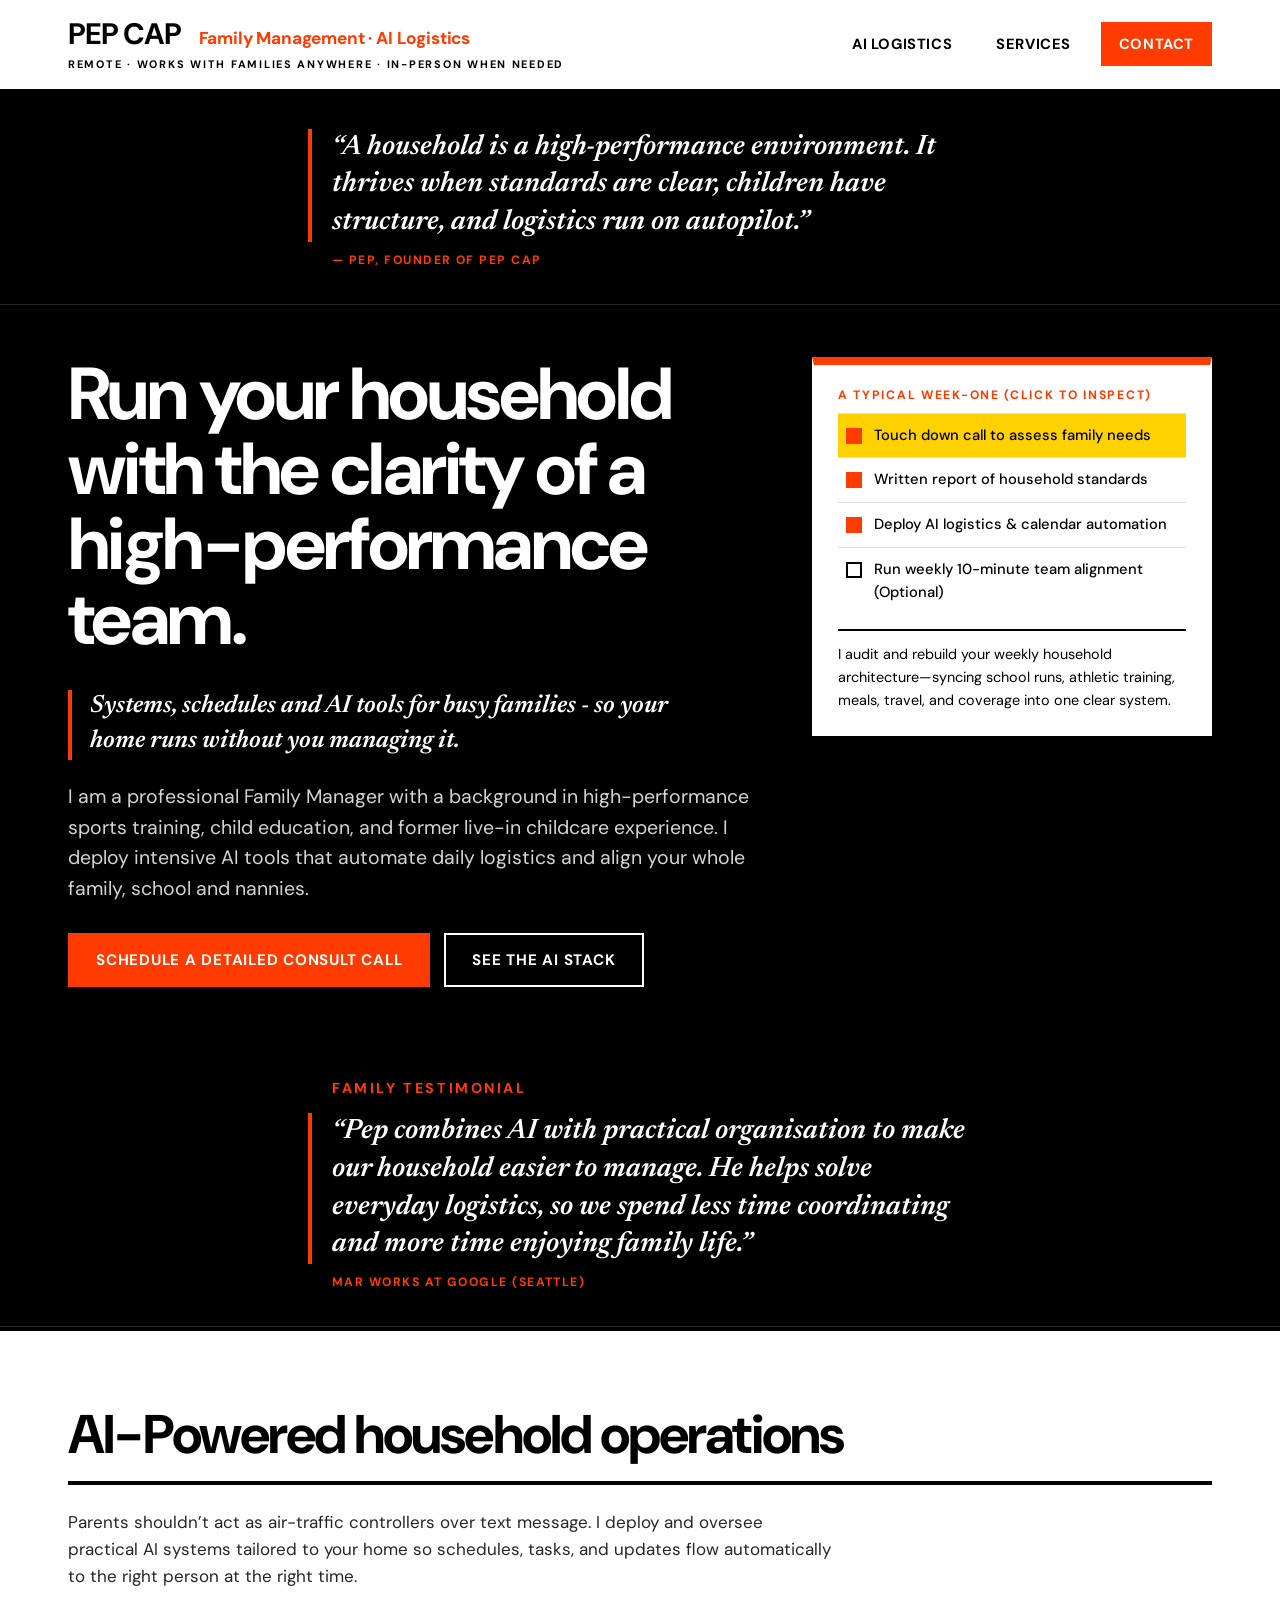
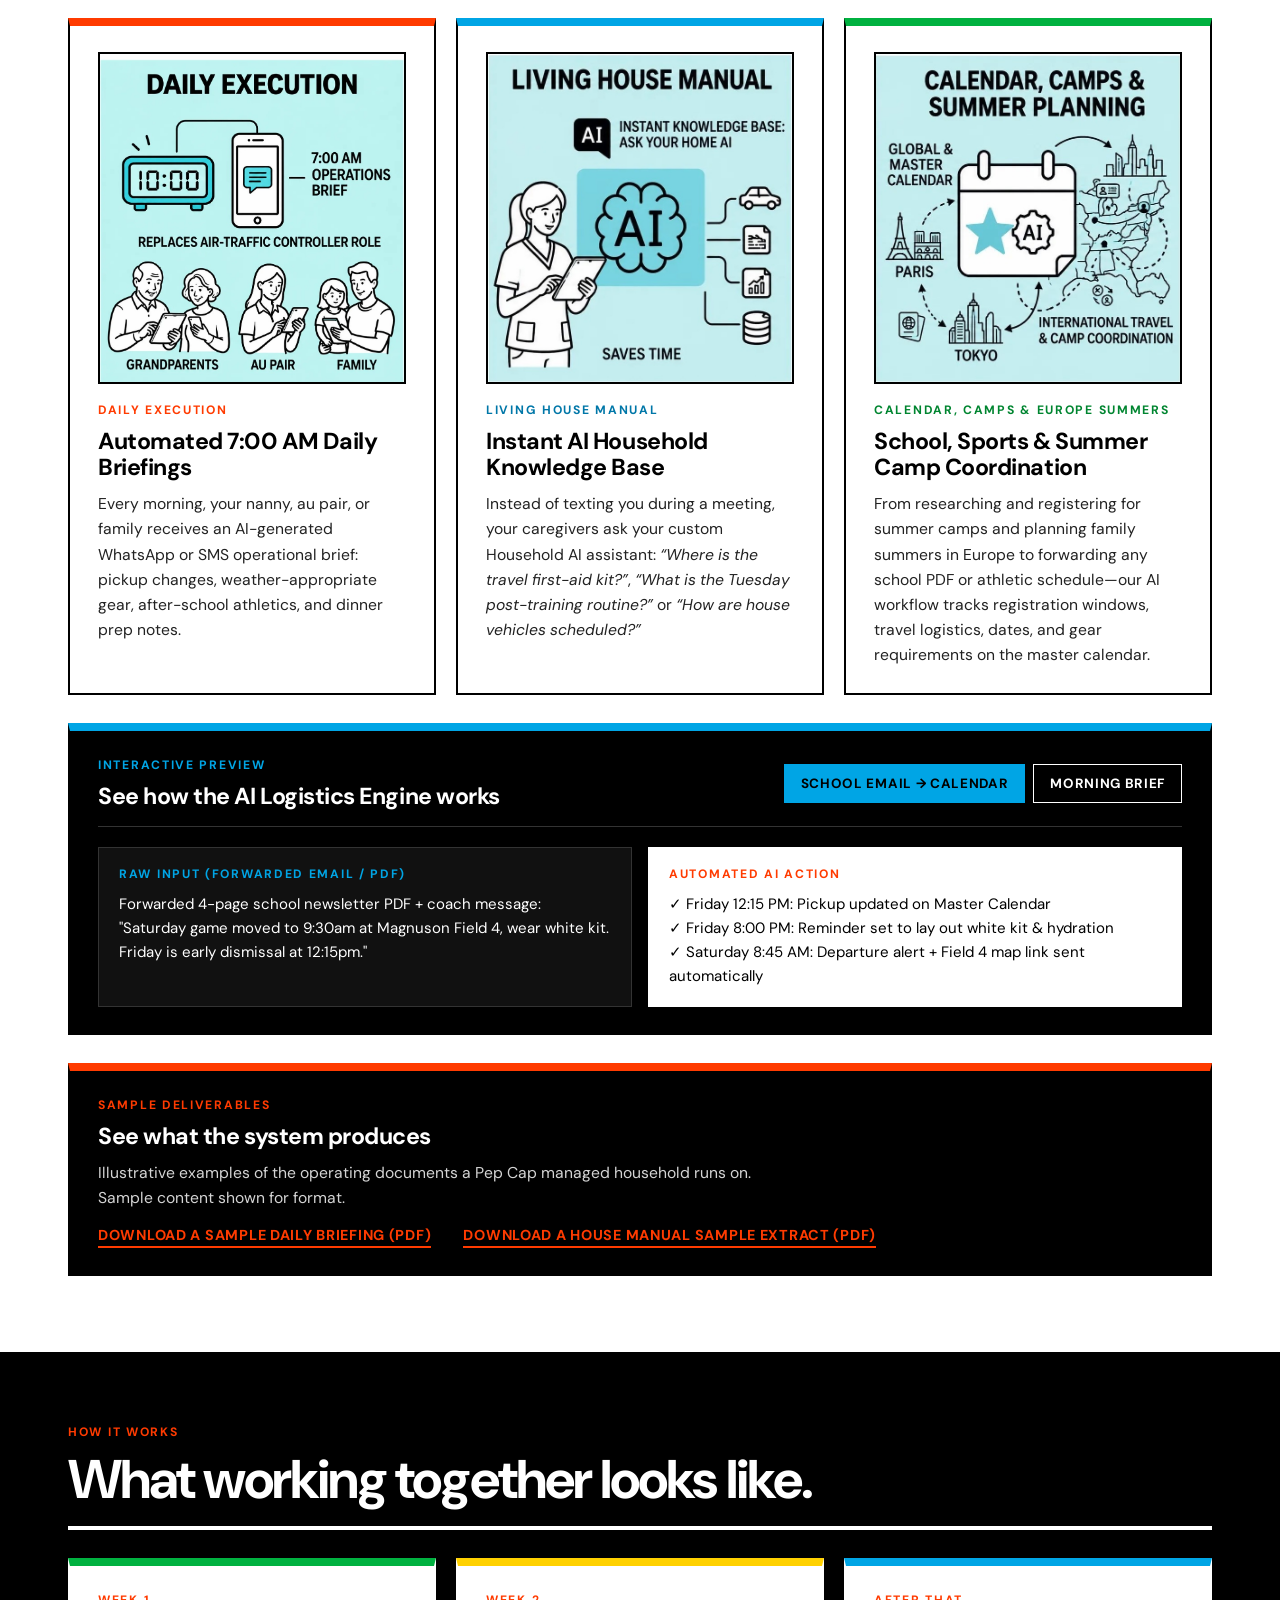
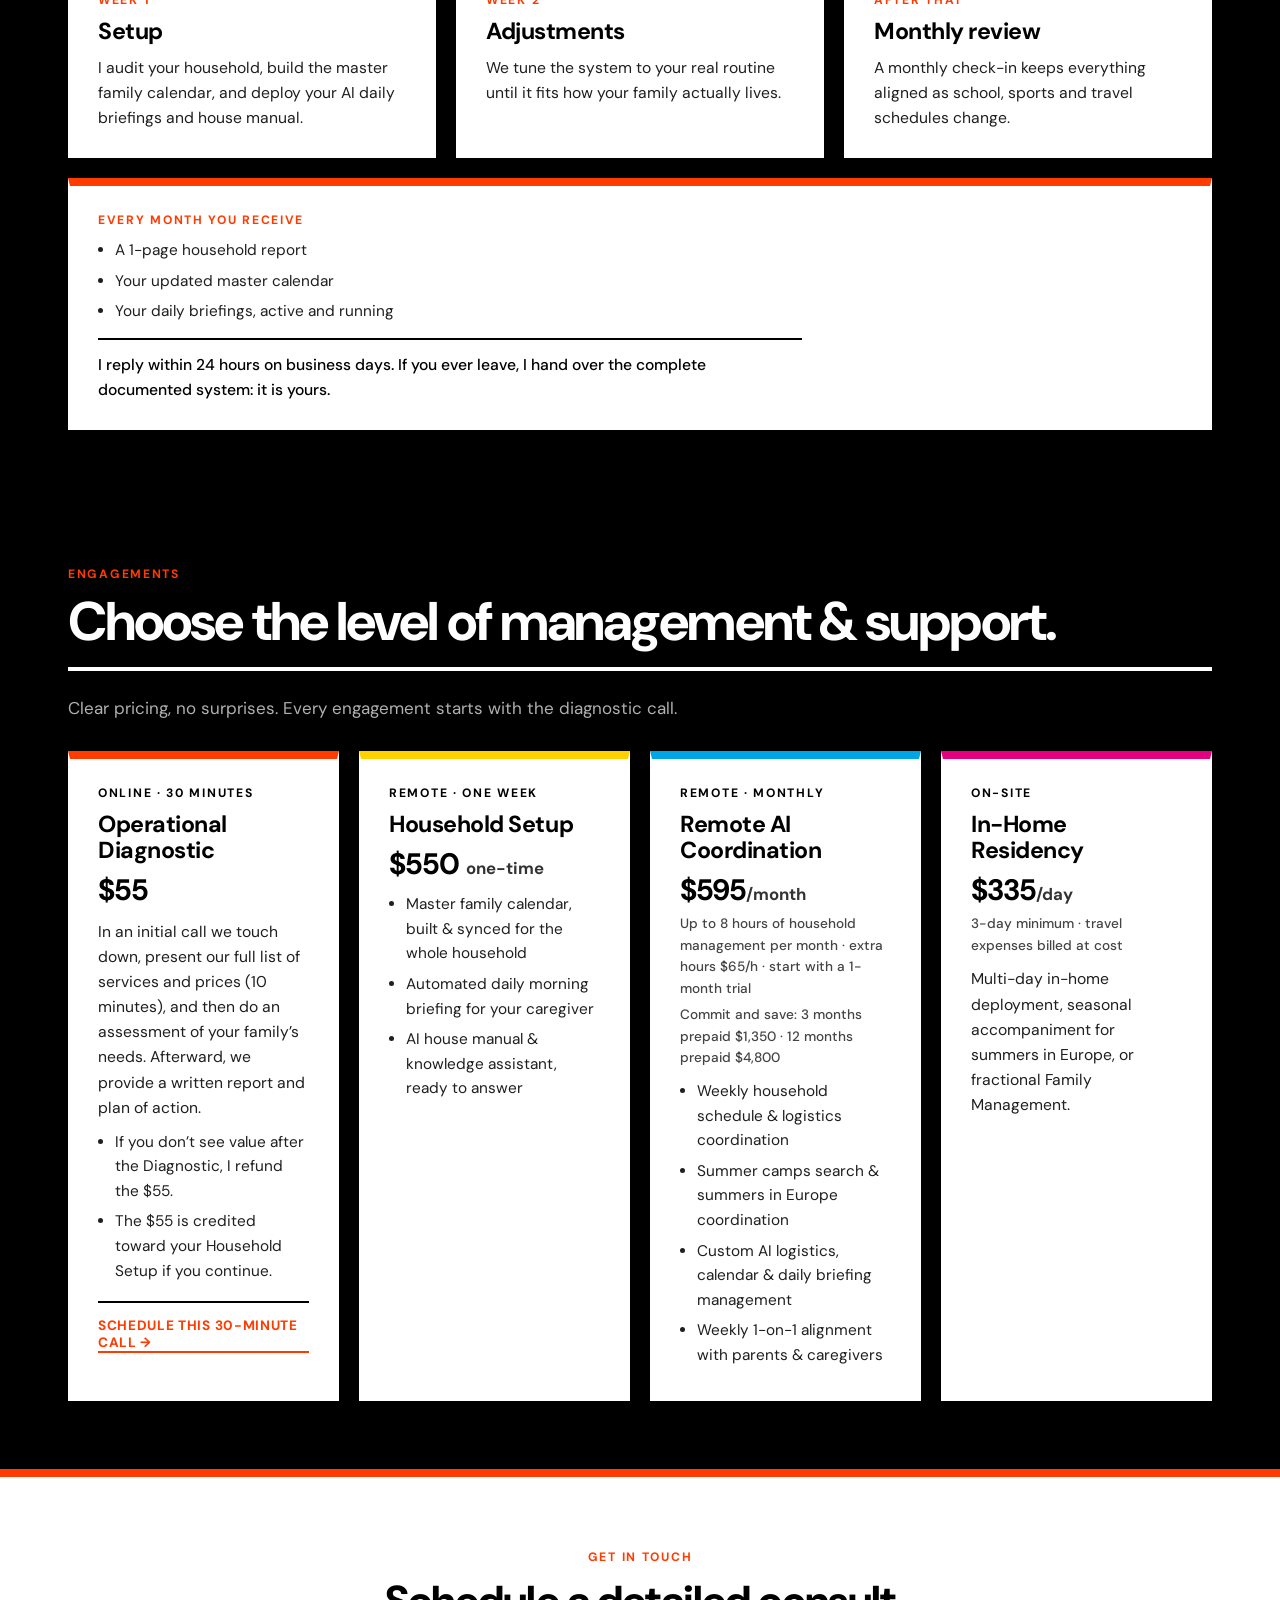
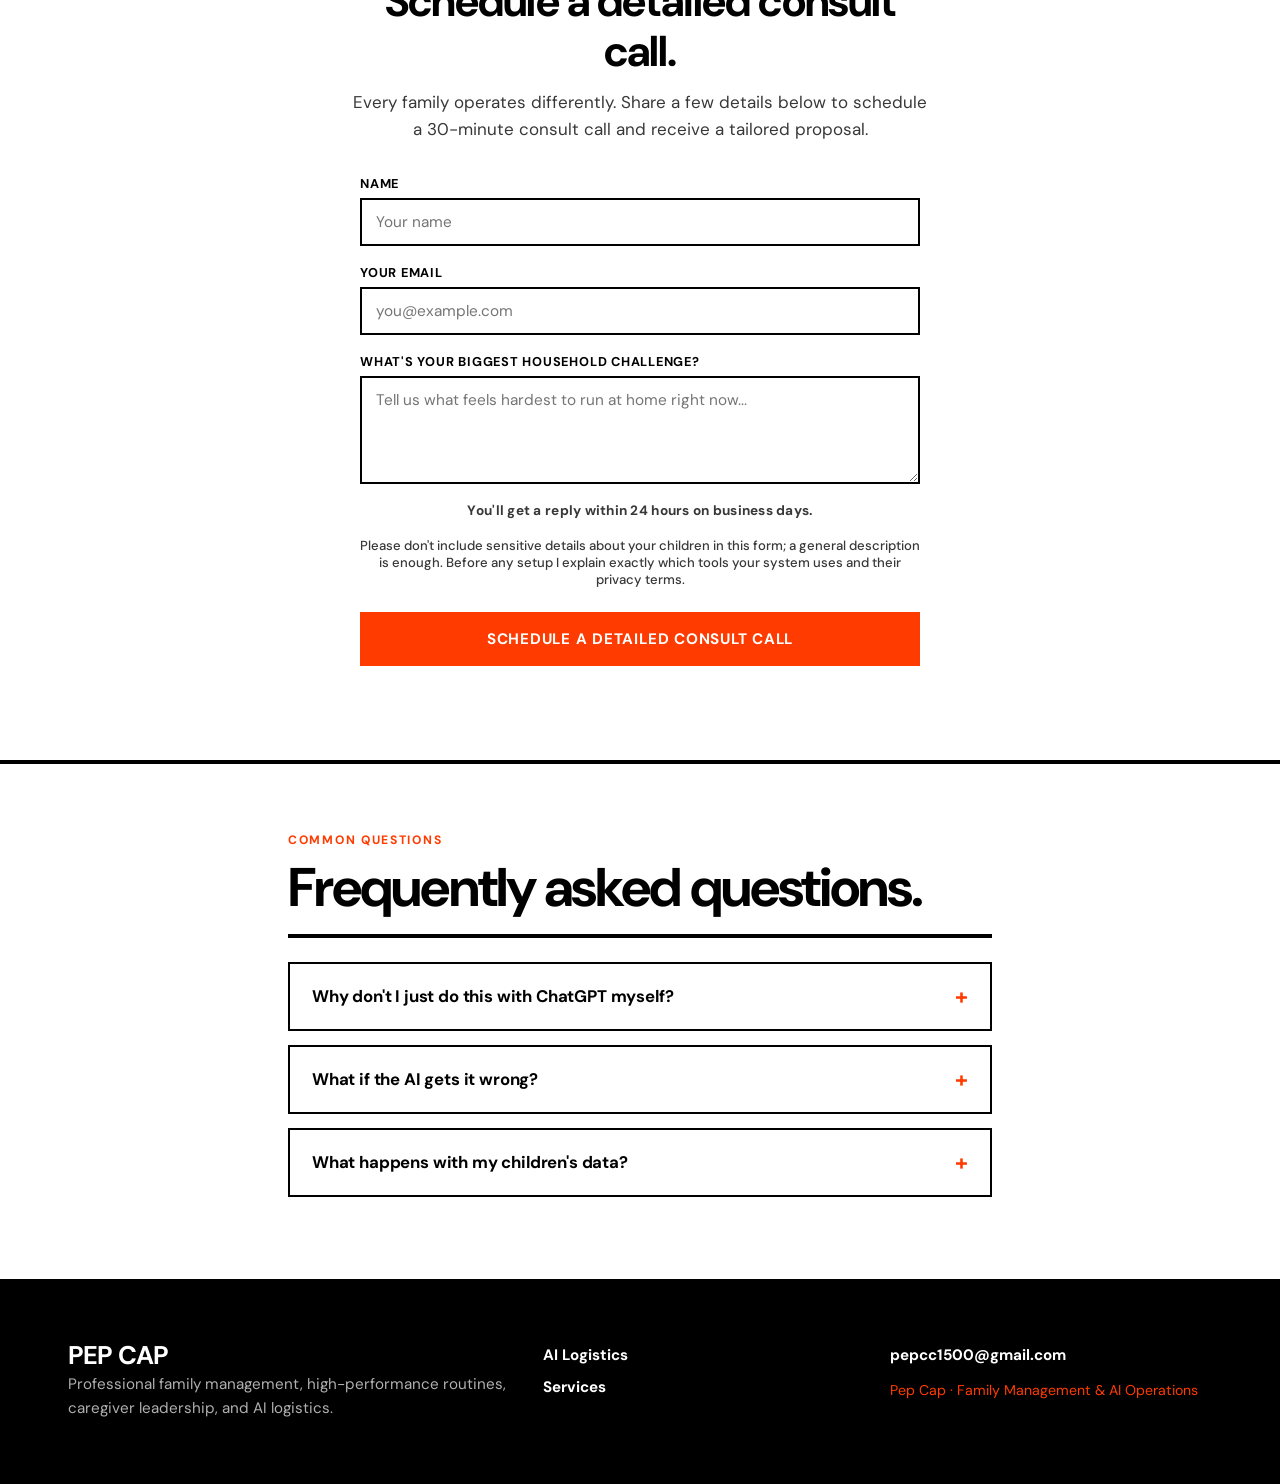
<file: index.html>
<!DOCTYPE html>
<html lang="en">
<head>
  <meta charset="utf-8">
  <meta name="viewport" content="width=device-width, initial-scale=1, viewport-fit=cover">
  <title>Pep Cap · Family Management · AI Logistics</title>
  <meta name="description" content="Professional family management, household operations, caregiver coaching, and AI logistics systems grounded in high-performance sport training and child education.">
  <link rel="preconnect" href="https://fonts.googleapis.com">
  <link rel="preconnect" href="https://fonts.gstatic.com" crossorigin>
  <link href="https://fonts.googleapis.com/css2?family=DM+Sans:wght@400;500;700&family=Newsreader:ital,opsz,wght@0,6..72,400;0,6..72,500;1,6..72,500;1,6..72,600&display=swap" rel="stylesheet">
  <link rel="stylesheet" href="styles.css">
</head>
<body>

  <header class="site-header" id="site-header">
    <div class="wrap head">
      <a class="brand" href="#top">
        <b>Pep Cap</b><span> Family Management · AI Logistics</span>
        <small class="brand-cities">REMOTE · WORKS WITH FAMILIES ANYWHERE · IN-PERSON WHEN NEEDED</small>
      </a>
      <nav class="nav" aria-label="Sections">
        <a href="#ai-logistics">AI Logistics</a>
        <a href="#services">Services</a>
        <a href="#contact" class="cta">Contact</a>
      </nav>
    </div>
  </header>

  <main id="top">
    <!-- Quote -->
    <section class="quote" aria-label="Philosophy">
      <div class="wrap">
        <blockquote>“A household is a high-performance environment. It thrives when standards are clear, children have structure, and logistics run on autopilot.”</blockquote>
        <cite>— Pep, Founder of Pep Cap</cite>
      </div>
    </section>

    <!-- Hero -->
    <section class="wrap hero">
      <div>
        <h1>Run your household with the clarity of a high-performance team.</h1>
        <p class="hero-subtitle">Systems, schedules and AI tools for busy families - so your home runs without you managing it.</p>
        <p class="lead">
          I am a professional Family Manager with a background in high-performance sports training, child education, and former live-in childcare experience. I deploy intensive AI tools that automate daily logistics and align your whole family, school and nannies.
        </p>
        <div class="cta-row">
          <a class="btn" href="#contact">Schedule a detailed consult call</a>
          <a class="btn ghost" href="#ai-logistics">See the AI stack</a>
        </div>
      </div>

      <aside aria-label="Interactive week-one plan">
        <div class="box plan">
          <span class="eyebrow">A typical week-one (click to inspect)</span>
          <ul class="protocol-list" id="protocol-list">
            <li class="done active" data-detail="I audit and rebuild your weekly household architecture—syncing school runs, athletic training, meals, travel, and coverage into one clear system.">
              Touch down call to assess family needs
            </li>
            <li class="done" data-detail="Clear, written standards for house operations, vehicle use, screen boundaries, and daily responsibilities so parents never have to micromanage.">
              Written report of household standards
            </li>
            <li class="done" data-detail="Custom AI agents ingest school emails, sports schedules, inventory needs, and generate daily morning briefings for your household.">
              Deploy AI logistics &amp; calendar automation
            </li>
            <li data-detail="Optional: A 10-minute weekly operational check-in that keeps parents and caregivers aligned without friction.">
              Run weekly 10-minute team alignment (Optional)
            </li>
          </ul>
          <p class="plan-note" id="protocol-detail-text">
            I audit and rebuild your weekly household architecture—syncing school runs, athletic training, meals, travel, and coverage into one clear system.
          </p>
        </div>
      </aside>
    </section>

    <!-- Client testimonial -->
    <section class="quote" aria-label="Client testimonial">
      <div class="wrap">
        <p class="testimonial-label">Family testimonial</p>
        <blockquote>“Pep combines AI with practical organisation to make our household easier to manage. He helps solve everyday logistics, so we spend less time coordinating and more time enjoying family life.”</blockquote>
        <cite>Mar works at Google (Seattle)</cite>
      </div>
    </section>

    <!-- Intensive AI Tools for Logistics -->
    <section class="light-section" id="ai-logistics">
      <div class="wrap">
        <h2>AI-Powered household operations</h2>
        <p>Parents shouldn’t act as air-traffic controllers over text message. I deploy and oversee practical AI systems tailored to your home so schedules, tasks, and updates flow automatically to the right person at the right time.</p>

        <div class="cols three">
          <div class="box ai-card">
            <img class="ai-card-img" src="assets/ai-daily-execution.jpg" alt="Daily Execution: 7:00 AM Operations Brief for Grandparents, Au Pair, and Family" loading="lazy">
            <span class="eyebrow">Daily Execution</span>
            <h3>Automated 7:00 AM Daily Briefings</h3>
            <p>Every morning, your nanny, au pair, or family receives an AI-generated WhatsApp or SMS operational brief: pickup changes, weather-appropriate gear, after-school athletics, and dinner prep notes.</p>
          </div>

          <div class="box ai-card">
            <img class="ai-card-img" src="assets/ai-house-manual.jpg" alt="Living House Manual: Instant Knowledge Base Home AI" loading="lazy">
            <span class="eyebrow">Living House Manual</span>
            <h3>Instant AI Household Knowledge Base</h3>
            <p>Instead of texting you during a meeting, your caregivers ask your custom Household AI assistant: <em>“Where is the travel first-aid kit?”</em>, <em>“What is the Tuesday post-training routine?”</em> or <em>“How are house vehicles scheduled?”</em></p>
          </div>

          <div class="box ai-card">
            <img class="ai-card-img" src="assets/ai-calendar-camps.jpg" alt="Calendar, Camps & Summer Planning: Global Master Calendar and International Travel" loading="lazy">
            <span class="eyebrow">Calendar, Camps &amp; Europe Summers</span>
            <h3>School, Sports &amp; Summer Camp Coordination</h3>
            <p>From researching and registering for summer camps and planning family summers in Europe to forwarding any school PDF or athletic schedule—our AI workflow tracks registration windows, travel logistics, dates, and gear requirements on the master calendar.</p>
          </div>
        </div>

        <!-- Interactive AI Workflow Simulator -->
        <div class="box ai-demo">
          <div class="ai-demo-head">
            <div>
              <span class="eyebrow">Interactive preview</span>
              <h3>See how the AI Logistics Engine works</h3>
            </div>
            <div class="ai-tabs" role="tablist" aria-label="AI workflow examples">
              <button type="button" class="ai-tab active" data-Flow="school">School Email → Calendar</button>
              <button type="button" class="ai-tab" data-Flow="brief">Morning Brief</button>
            </div>
          </div>

          <div class="ai-io">
            <div class="ai-pane">
              <span class="eyebrow" id="ai-in-label">Raw Input (Forwarded Email / PDF)</span>
              <pre id="ai-in-text">Forwarded 4-page school newsletter PDF + coach message:
"Saturday game moved to 9:30am at Magnuson Field 4, wear white kit. Friday is early dismissal at 12:15pm."</pre>
            </div>
            <div class="ai-pane ai-out">
              <span class="eyebrow" id="ai-out-label">Automated AI Action</span>
              <pre id="ai-out-text">✓ Friday 12:15 PM: Pickup updated on Master Calendar
✓ Friday 8:00 PM: Reminder set to lay out white kit &amp; hydration
✓ Saturday 8:45 AM: Departure alert + Field 4 map link sent automatically</pre>
            </div>
          </div>
        </div>
        <!-- Sample deliverables -->
        <div class="box sample-docs">
          <span class="eyebrow">Sample deliverables</span>
          <h3>See what the system produces</h3>
          <p>Illustrative examples of the operating documents a Pep Cap managed household runs on. Sample content shown for format.</p>
          <div class="sample-links">
            <a class="sample-link" href="assets/sample-daily-briefing.pdf" target="_blank" rel="noopener">Download a sample Daily Briefing (PDF)</a>
            <a class="sample-link" href="assets/house-manual-sample-extract.pdf" target="_blank" rel="noopener">Download a House Manual sample extract (PDF)</a>
          </div>
        </div>
      </div>
    </section>

    <!-- How it works -->
    <section class="how" id="how-it-works">
      <div class="wrap">
        <span class="eyebrow">How it works</span>
        <h2>What working together looks like.</h2>
        <div class="cols three">
          <div class="box">
            <span class="eyebrow">Week 1</span>
            <h3>Setup</h3>
            <p>I audit your household, build the master family calendar, and deploy your AI daily briefings and house manual.</p>
          </div>
          <div class="box">
            <span class="eyebrow">Week 2</span>
            <h3>Adjustments</h3>
            <p>We tune the system to your real routine until it fits how your family actually lives.</p>
          </div>
          <div class="box">
            <span class="eyebrow">After that</span>
            <h3>Monthly review</h3>
            <p>A monthly check-in keeps everything aligned as school, sports and travel schedules change.</p>
          </div>
        </div>
        <div class="box how-every-month">
          <span class="eyebrow">Every month you receive</span>
          <ul class="pts">
            <li>A 1-page household report</li>
            <li>Your updated master calendar</li>
            <li>Your daily briefings, active and running</li>
          </ul>
          <p class="how-notes">I reply within 24 hours on business days. If you ever leave, I hand over the complete documented system: it is yours.</p>
        </div>
      </div>
    </section>

    <!-- Services & Consult Call -->
    <section class="cream" id="services">
      <div class="wrap">
        <span class="eyebrow">Engagements</span>
        <h2>Choose the level of management &amp; support.</h2>
        <p>Clear pricing, no surprises. Every engagement starts with the diagnostic call.</p>
        <div class="cols three services-grid">
          <div class="box">
            <span class="eyebrow">Online &middot; 30 minutes</span>
            <h3>Operational Diagnostic</h3>
            <div class="price">$55</div>
            <p>In an initial call we touch down, present our full list of services and prices (10 minutes), and then do an assessment of your family&rsquo;s needs. Afterward, we provide a written report and plan of action.</p>
            <ul class="pts">
              <li>If you don&rsquo;t see value after the Diagnostic, I refund the $55.</li>
              <li>The $55 is credited toward your Household Setup if you continue.</li>
            </ul>
            <div class="card-foot">
              <a class="schedule-link" href="#contact" data-select-focus="30-Minute Operational Diagnostic">Schedule this 30-minute call &rarr;</a>
            </div>
          </div>

          <div class="box">
            <span class="eyebrow">Remote &middot; One week</span>
            <h3>Household Setup</h3>
            <div class="price">$550 <span class="price-unit">one-time</span></div>
            <ul class="pts">
              <li>Master family calendar, built &amp; synced for the whole household</li>
              <li>Automated daily morning briefing for your caregiver</li>
              <li>AI house manual &amp; knowledge assistant, ready to answer</li>
            </ul>
          </div>

          <div class="box">
            <span class="eyebrow">Remote &middot; Monthly</span>
            <h3>Remote AI Coordination</h3>
            <div class="price">$595<span class="price-unit">/month</span></div>
            <p class="price-detail">Up to 8 hours of household management per month &middot; extra hours $65/h &middot; start with a 1-month trial</p>
            <p class="price-detail">Commit and save: 3 months prepaid $1,350 &middot; 12 months prepaid $4,800</p>
            <ul class="pts">
              <li>Weekly household schedule &amp; logistics coordination</li>
              <li>Summer camps search &amp; summers in Europe coordination</li>
              <li>Custom AI logistics, calendar &amp; daily briefing management</li>
              <li>Weekly 1-on-1 alignment with parents &amp; caregivers</li>
            </ul>
          </div>

          <div class="box">
            <span class="eyebrow">On-site</span>
            <h3>In-Home Residency</h3>
            <div class="price">$335<span class="price-unit">/day</span></div>
            <p class="price-detail">3-day minimum &middot; travel expenses billed at cost</p>
            <p>Multi-day in-home deployment, seasonal accompaniment for summers in Europe, or fractional Family Management.</p>
          </div>
        </div>
      </div>

      <div class="consult-white" id="contact">
        <div class="wrap consult-centered">
          <span class="eyebrow">Get in touch</span>
          <h3>Schedule a detailed consult call.</h3>
          <p>Every family operates differently. Share a few details below to schedule a 30-minute consult call and receive a tailored proposal.</p>

          <form class="consult-form" id="consult-form" action="https://formsubmit.co/pepcc1500@gmail.com" method="POST">
            <input type="hidden" name="_subject" value="New 30-Minute Consult Call Request · Pep Cap">
            <input type="hidden" name="_captcha" value="false">
            <input type="hidden" name="_template" value="table">
            <input type="hidden" name="_next" value="https://pepcap-fm.netlify.app/?sent=1#contact">
            <input type="text" name="_honey" style="display:none" tabindex="-1" autocomplete="off">
            <div class="field">
              <label for="c-name">Name</label>
              <input type="text" id="c-name" name="Name" placeholder="Your name" required>
            </div>
            <div class="field">
              <label for="c-email">Your Email</label>
              <input type="email" id="c-email" name="email" placeholder="you@example.com" required>
            </div>
            <div class="field">
              <label for="c-challenge">What's your biggest household challenge?</label>
              <textarea id="c-challenge" name="Biggest_Household_Challenge" rows="4" placeholder="Tell us what feels hardest to run at home right now..." required></textarea>
            </div>
            <p class="reply-note">You'll get a reply within 24 hours on business days.</p>
            <p class="privacy-note">Please don't include sensitive details about your children in this form; a general description is enough. Before any setup I explain exactly which tools your system uses and their privacy terms.</p>
            <button type="submit" class="btn" id="consult-submit">Schedule a detailed consult call</button>
            <p class="form-status" id="form-status" aria-live="polite"></p>
          </form>
        </div>
      </div>
    </section>
    <!-- Frequently asked questions -->
    <section class="faq" id="faq">
      <div class="wrap faq-wrap">
        <span class="eyebrow">Common questions</span>
        <h2>Frequently asked questions.</h2>
        <details class="faq-item">
          <summary>Why don't I just do this with ChatGPT myself?</summary>
          <p>You can. What I save you is the design, the setup, and the weekly maintenance: the system is built around your household, and I keep it running.</p>
        </details>
        <details class="faq-item">
          <summary>What if the AI gets it wrong?</summary>
          <p>Every critical piece of information passes a human review before it is sent.</p>
        </details>
        <details class="faq-item">
          <summary>What happens with my children's data?</summary>
          <p>I only ask for the information your household system needs, and I use it only to run it. I never sell or share your data for marketing. Before setup I walk you through the tools involved (for example Google and WhatsApp) and their privacy terms.</p>
        </details>
      </div>
    </section>
  </main>

  <footer class="f">
    <div class="wrap">
      <div>
        <b>Pep Cap</b>
        <p>Professional family management, high-performance routines, caregiver leadership, and AI logistics.</p>
      </div>
      <div>
        <a href="#ai-logistics">AI Logistics</a>
        <a href="#services">Services</a>
      </div>
      <div>
        <a href="mailto:pepcc1500@gmail.com">pepcc1500@gmail.com</a>
        <small>Pep Cap · Family Management &amp; AI Operations</small>
      </div>
    </div>
  </footer>

  <script src="script.js"></script>
</body>
</html>

<!-- testimonial attribution update -->
</file>
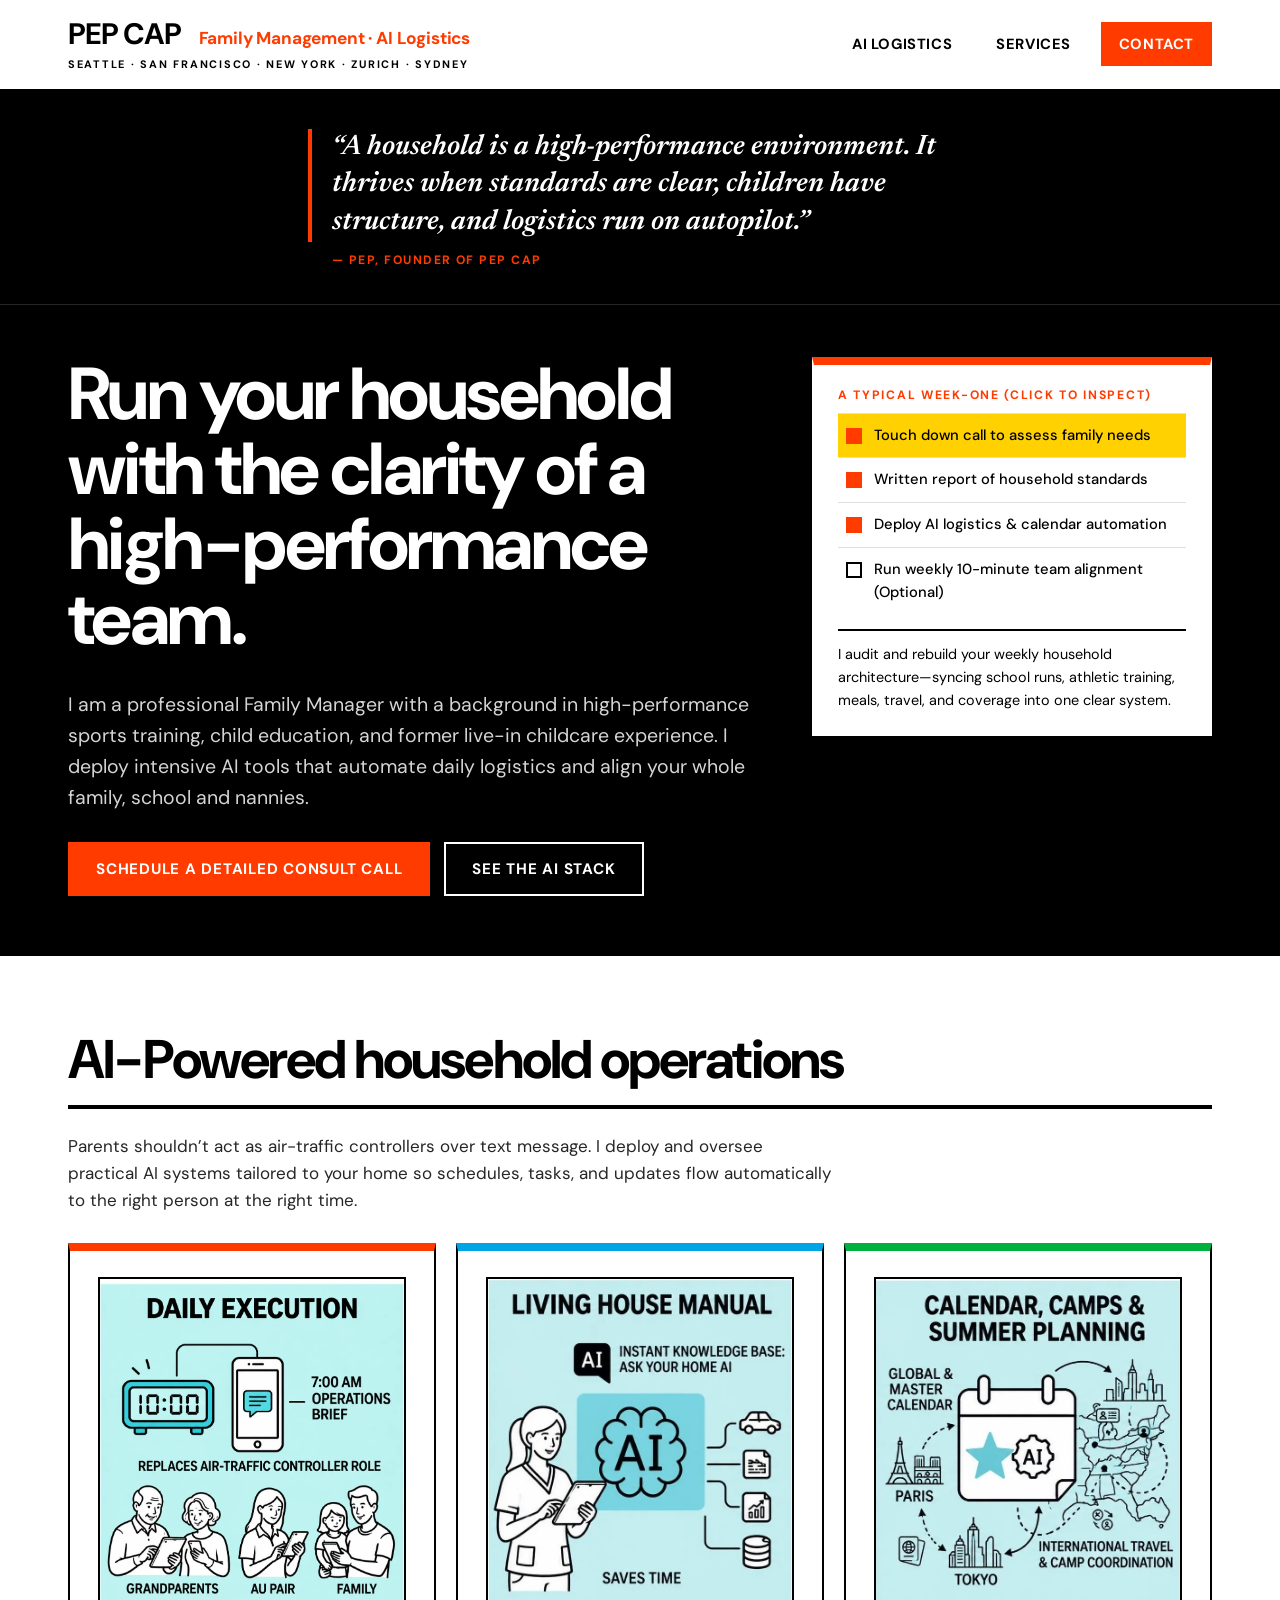
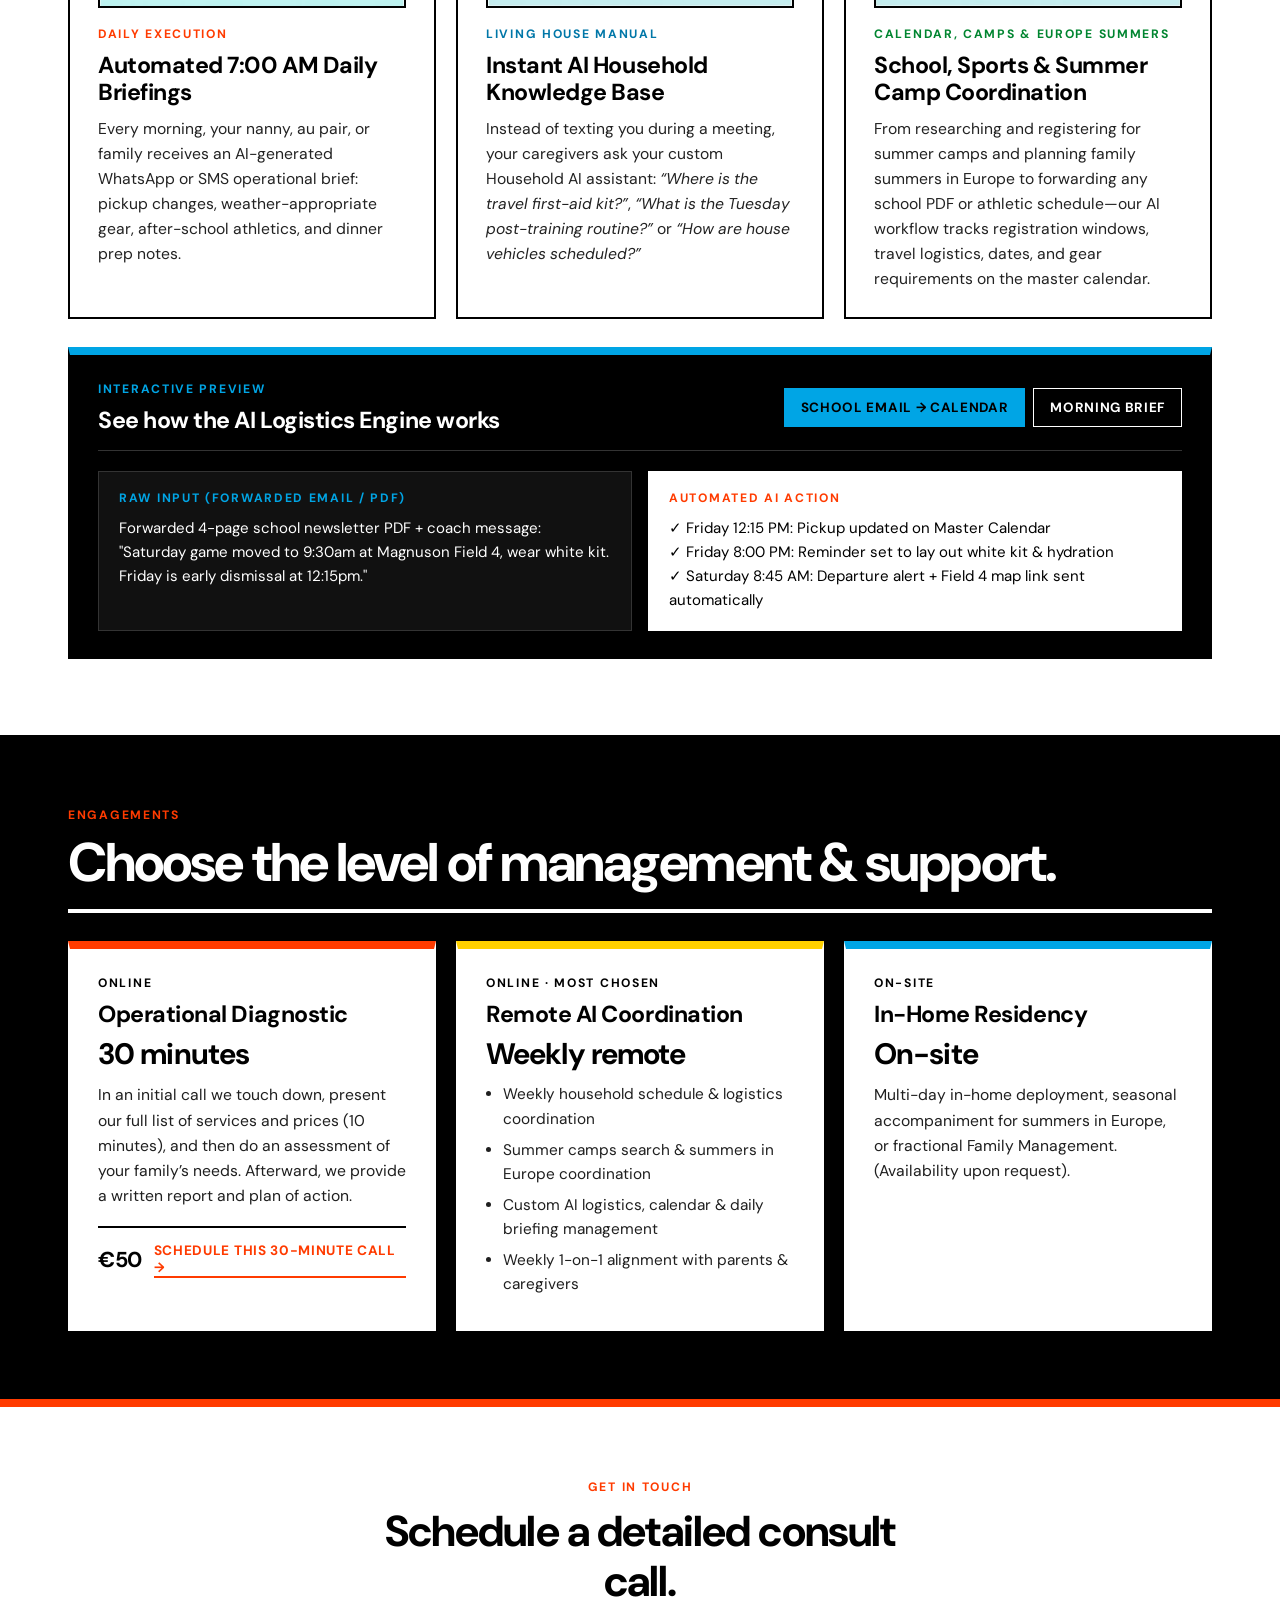
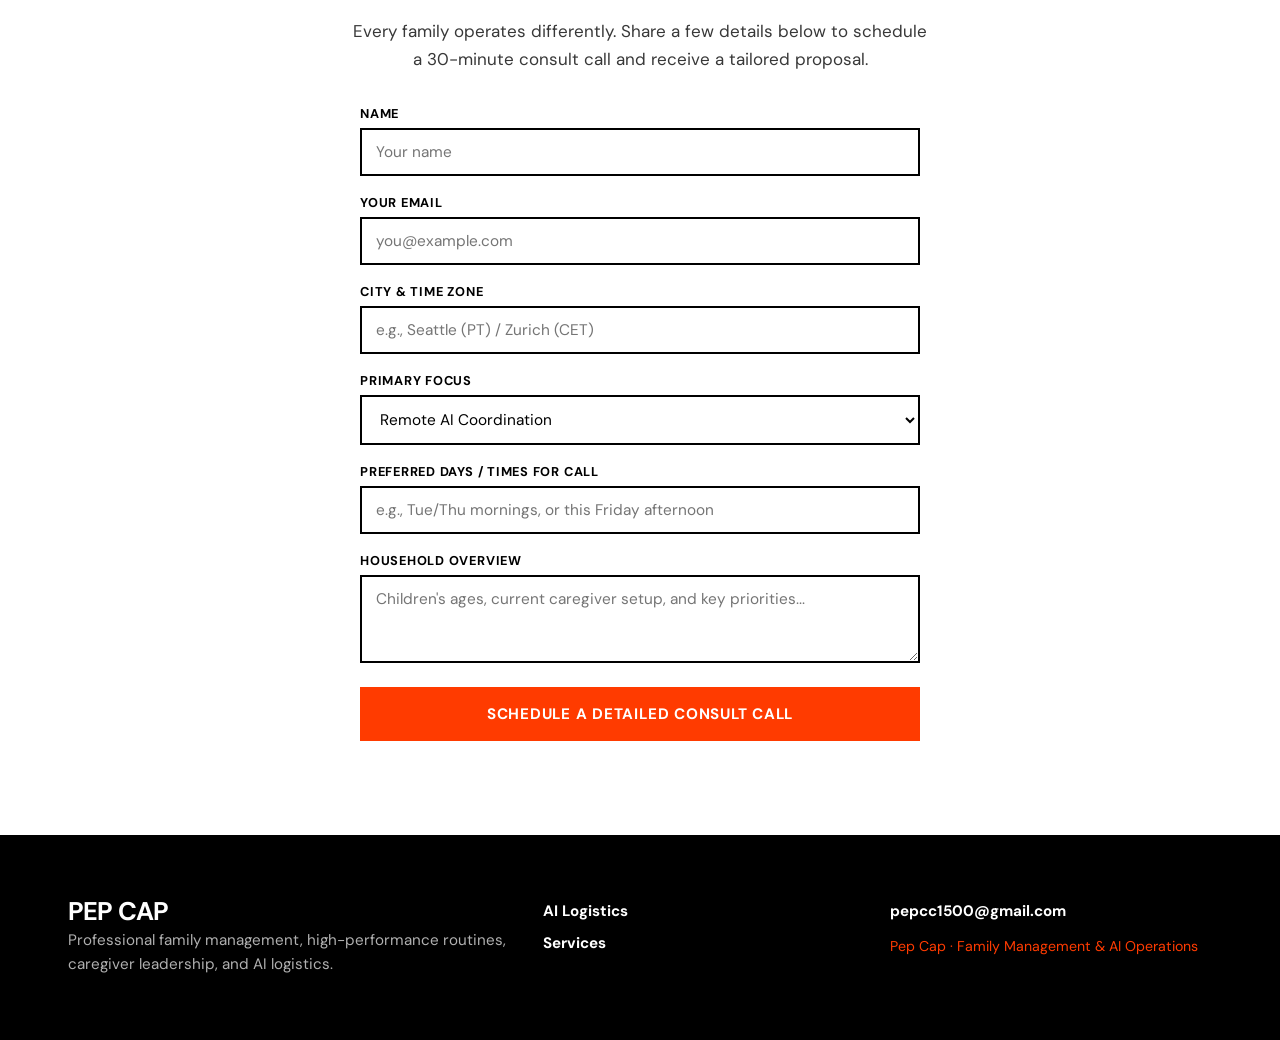
<file: 4-index.html>
<!DOCTYPE html>
<html lang="en">
<head>
  <meta charset="utf-8">
  <meta name="viewport" content="width=device-width, initial-scale=1, viewport-fit=cover">
  <title>Pep Cap · Family Management · AI Logistics</title>
  <meta name="description" content="Professional family management, household operations, caregiver coaching, and AI logistics systems grounded in high-performance sport training and child education.">
  <link rel="preconnect" href="https://fonts.googleapis.com">
  <link rel="preconnect" href="https://fonts.gstatic.com" crossorigin>
  <link href="https://fonts.googleapis.com/css2?family=DM+Sans:wght@400;500;700&family=Newsreader:ital,opsz,wght@0,6..72,400;0,6..72,500;1,6..72,500;1,6..72,600&display=swap" rel="stylesheet">
  <link rel="stylesheet" href="styles.css">
</head>
<body>

  <header class="site-header" id="site-header">
    <div class="wrap head">
      <a class="brand" href="#top">
        <b>Pep Cap</b><span> Family Management · AI Logistics</span>
        <small class="brand-cities">SEATTLE · SAN FRANCISCO · NEW YORK · ZURICH · SYDNEY</small>
      </a>
      <nav class="nav" aria-label="Sections">
        <a href="#ai-logistics">AI Logistics</a>
        <a href="#services">Services</a>
        <a href="#contact" class="cta">Contact</a>
      </nav>
    </div>
  </header>

  <main id="top">
    <!-- Quote -->
    <section class="quote" aria-label="Philosophy">
      <div class="wrap">
        <blockquote>“A household is a high-performance environment. It thrives when standards are clear, children have structure, and logistics run on autopilot.”</blockquote>
        <cite>— Pep, Founder of Pep Cap</cite>
      </div>
    </section>

    <!-- Hero -->
    <section class="wrap hero">
      <div>
        <h1>Run your household with the clarity of a high-performance team.</h1>
        <p class="lead">
          I am a professional Family Manager with a background in high-performance sports training, child education, and former live-in childcare experience. I deploy intensive AI tools that automate daily logistics and align your whole family, school and nannies.
        </p>
        <div class="cta-row">
          <a class="btn" href="#contact">Schedule a detailed consult call</a>
          <a class="btn ghost" href="#ai-logistics">See the AI stack</a>
        </div>
      </div>

      <aside aria-label="Interactive week-one plan">
        <div class="box plan">
          <span class="eyebrow">A typical week-one (click to inspect)</span>
          <ul class="protocol-list" id="protocol-list">
            <li class="done active" data-detail="I audit and rebuild your weekly household architecture—syncing school runs, athletic training, meals, travel, and coverage into one clear system.">
              Touch down call to assess family needs
            </li>
            <li class="done" data-detail="Clear, written standards for house operations, vehicle use, screen boundaries, and daily responsibilities so parents never have to micromanage.">
              Written report of household standards
            </li>
            <li class="done" data-detail="Custom AI agents ingest school emails, sports schedules, inventory needs, and generate daily morning briefings for your household.">
              Deploy AI logistics &amp; calendar automation
            </li>
            <li data-detail="Optional: A 10-minute weekly operational check-in that keeps parents and caregivers aligned without friction.">
              Run weekly 10-minute team alignment (Optional)
            </li>
          </ul>
          <p class="plan-note" id="protocol-detail-text">
            I audit and rebuild your weekly household architecture—syncing school runs, athletic training, meals, travel, and coverage into one clear system.
          </p>
        </div>
      </aside>
    </section>

    <!-- Intensive AI Tools for Logistics -->
    <section class="light-section" id="ai-logistics">
      <div class="wrap">
        <h2>AI-Powered household operations</h2>
        <p>Parents shouldn’t act as air-traffic controllers over text message. I deploy and oversee practical AI systems tailored to your home so schedules, tasks, and updates flow automatically to the right person at the right time.</p>

        <div class="cols three">
          <div class="box ai-card">
            <img class="ai-card-img" src="assets/ai-daily-execution.jpg" alt="Daily Execution: 7:00 AM Operations Brief for Grandparents, Au Pair, and Family" loading="lazy">
            <span class="eyebrow">Daily Execution</span>
            <h3>Automated 7:00 AM Daily Briefings</h3>
            <p>Every morning, your nanny, au pair, or family receives an AI-generated WhatsApp or SMS operational brief: pickup changes, weather-appropriate gear, after-school athletics, and dinner prep notes.</p>
          </div>

          <div class="box ai-card">
            <img class="ai-card-img" src="assets/ai-house-manual.jpg" alt="Living House Manual: Instant Knowledge Base Home AI" loading="lazy">
            <span class="eyebrow">Living House Manual</span>
            <h3>Instant AI Household Knowledge Base</h3>
            <p>Instead of texting you during a meeting, your caregivers ask your custom Household AI assistant: <em>“Where is the travel first-aid kit?”</em>, <em>“What is the Tuesday post-training routine?”</em> or <em>“How are house vehicles scheduled?”</em></p>
          </div>

          <div class="box ai-card">
            <img class="ai-card-img" src="assets/ai-calendar-camps.jpg" alt="Calendar, Camps & Summer Planning: Global Master Calendar and International Travel" loading="lazy">
            <span class="eyebrow">Calendar, Camps &amp; Europe Summers</span>
            <h3>School, Sports &amp; Summer Camp Coordination</h3>
            <p>From researching and registering for summer camps and planning family summers in Europe to forwarding any school PDF or athletic schedule—our AI workflow tracks registration windows, travel logistics, dates, and gear requirements on the master calendar.</p>
          </div>
        </div>

        <!-- Interactive AI Workflow Simulator -->
        <div class="box ai-demo">
          <div class="ai-demo-head">
            <div>
              <span class="eyebrow">Interactive preview</span>
              <h3>See how the AI Logistics Engine works</h3>
            </div>
            <div class="ai-tabs" role="tablist" aria-label="AI workflow examples">
              <button type="button" class="ai-tab active" data-Flow="school">School Email → Calendar</button>
              <button type="button" class="ai-tab" data-Flow="brief">Morning Brief</button>
            </div>
          </div>

          <div class="ai-io">
            <div class="ai-pane">
              <span class="eyebrow" id="ai-in-label">Raw Input (Forwarded Email / PDF)</span>
              <pre id="ai-in-text">Forwarded 4-page school newsletter PDF + coach message:
"Saturday game moved to 9:30am at Magnuson Field 4, wear white kit. Friday is early dismissal at 12:15pm."</pre>
            </div>
            <div class="ai-pane ai-out">
              <span class="eyebrow" id="ai-out-label">Automated AI Action</span>
              <pre id="ai-out-text">✓ Friday 12:15 PM: Pickup updated on Master Calendar
✓ Friday 8:00 PM: Reminder set to lay out white kit &amp; hydration
✓ Saturday 8:45 AM: Departure alert + Field 4 map link sent automatically</pre>
            </div>
          </div>
        </div>
      </div>
    </section>

    <!-- Services & Consult Call -->
    <section class="cream" id="services">
      <div class="wrap">
        <span class="eyebrow">Engagements</span>
        <h2>Choose the level of management &amp; support.</h2>
        <div class="cols three">
          <div class="box">
            <span class="eyebrow">Online</span>
            <h3>Operational Diagnostic</h3>
            <div class="price">30 minutes</div>
            <p>In an initial call we touch down, present our full list of services and prices (10 minutes), and then do an assessment of your family’s needs. Afterward, we provide a written report and plan of action.</p>
            <div class="card-foot">
              <span class="fee">€50</span>
              <a class="schedule-link" href="#contact" data-select-focus="30-Minute Operational Diagnostic">Schedule this 30-minute call →</a>
            </div>
          </div>

          <div class="box">
            <span class="eyebrow">Online · Most chosen</span>
            <h3>Remote AI Coordination</h3>
            <div class="price">Weekly remote</div>
            <ul class="pts">
              <li>Weekly household schedule &amp; logistics coordination</li>
              <li>Summer camps search &amp; summers in Europe coordination</li>
              <li>Custom AI logistics, calendar &amp; daily briefing management</li>
              <li>Weekly 1-on-1 alignment with parents &amp; caregivers</li>
            </ul>
          </div>

          <div class="box">
            <span class="eyebrow">On-site</span>
            <h3>In-Home Residency</h3>
            <div class="price">On-site</div>
            <p>Multi-day in-home deployment, seasonal accompaniment for summers in Europe, or fractional Family Management. (Availability upon request).</p>
          </div>
        </div>
      </div>

      <div class="consult-white" id="contact">
        <div class="wrap consult-centered">
          <span class="eyebrow">Get in touch</span>
          <h3>Schedule a detailed consult call.</h3>
          <p>Every family operates differently. Share a few details below to schedule a 30-minute consult call and receive a tailored proposal.</p>

          <form class="consult-form" id="consult-form" action="https://formsubmit.co/pepcc1500@gmail.com" method="POST">
            <input type="hidden" name="_subject" value="New 30-Minute Consult Call Request · Pep Cap">
            <input type="hidden" name="_captcha" value="false">
            <div class="field">
              <label for="c-name">Name</label>
              <input type="text" id="c-name" name="Name" placeholder="Your name" required>
            </div>
            <div class="field">
              <label for="c-email">Your Email</label>
              <input type="email" id="c-email" name="email" placeholder="you@example.com" required>
            </div>
            <div class="field">
              <label for="c-city">City &amp; Time Zone</label>
              <input type="text" id="c-city" name="City_Time_Zone" placeholder="e.g., Seattle (PT) / Zurich (CET)" required>
            </div>
            <div class="field">
              <label for="c-focus">Primary Focus</label>
              <select id="c-focus" name="Primary_Focus">
                <option value="Remote AI Coordination">Remote AI Coordination</option>
                <option value="In-Home Residency">In-Home Residency</option>
                <option value="Summer Camps & Summers in Europe Coordination">Summer Camps &amp; Summers in Europe Coordination</option>
                <option value="30-Minute Operational Diagnostic">30-Minute Operational Diagnostic</option>
                <option value="Caregiver / Au Pair Alignment & Training">Caregiver / Au Pair Alignment &amp; Training</option>
              </select>
            </div>
            <div class="field">
              <label for="c-time">Preferred Days / Times for Call</label>
              <input type="text" id="c-time" name="Preferred_Times" placeholder="e.g., Tue/Thu mornings, or this Friday afternoon">
            </div>
            <div class="field">
              <label for="c-notes">Household Overview</label>
              <textarea id="c-notes" name="Household_Overview" rows="3" placeholder="Children's ages, current caregiver setup, and key priorities..."></textarea>
            </div>
            <button type="submit" class="btn" id="consult-submit">Schedule a detailed consult call</button>
            <p class="form-status" id="form-status" aria-live="polite"></p>
          </form>
        </div>
      </div>
    </section>
  </main>

  <footer class="f">
    <div class="wrap">
      <div>
        <b>Pep Cap</b>
        <p>Professional family management, high-performance routines, caregiver leadership, and AI logistics.</p>
      </div>
      <div>
        <a href="#ai-logistics">AI Logistics</a>
        <a href="#services">Services</a>
      </div>
      <div>
        <a href="mailto:pepcc1500@gmail.com">pepcc1500@gmail.com</a>
        <small>Pep Cap · Family Management &amp; AI Operations</small>
      </div>
    </div>
  </footer>

  <script src="script.js"></script>
</body>
</html>
</file>
<file: styles.css>
:root {
  --bg: #000000;
  --bar: #0a0a0a;
  --ink: #ffffff;
  --muted: #b0b0b0;
  --line: #333333;
  --line-heavy: #ffffff;
  /* MoMA Exhibition Accent Palette */
  --moma-orange: #ff3b00;
  --moma-cyan: #00a5e5;
  --moma-yellow: #ffd100;
  --moma-green: #00b140;
  --moma-magenta: #e6007e;
  --sage: #ff3b00;
  --sage-soft: #161616;
  --deep: #000000;
  --gold: #ff3b00;
  --cream: #000000;
  --card: #0a0a0a;
  --btn: #ff3b00;
  --btn-ink: #ffffff;
  --serif: "Newsreader", Georgia, "Times New Roman", serif;
  --sans: "DM Sans", "Helvetica Neue", Helvetica, Arial, sans-serif;
  box-sizing: border-box;
  padding-top: env(safe-area-inset-top, 0px);
  padding-bottom: env(safe-area-inset-bottom, 0px);
}

html {
  scroll-padding-top: 96px;
  scroll-behavior: smooth;
}

*, *::before, *::after {
  box-sizing: border-box;
}

body {
  margin: 0;
  background: var(--bg);
  color: var(--ink);
  font: 17px/1.6 var(--sans);
  -webkit-font-smoothing: antialiased;
  -webkit-text-size-adjust: 100%;
}

/* MoMA-style Neo-Grotesque Bold Display Headings */
h1, h2, h3 {
  font-family: var(--sans);
  font-weight: 700;
  line-height: 1.02;
  letter-spacing: -0.035em;
  margin: 0 0 0.45em;
  color: var(--ink);
}

h1 {
  font-size: clamp(2.7rem, 5.8vw, 4.6rem);
}

h2 {
  font-size: clamp(2.1rem, 4.5vw, 3.4rem);
  padding-bottom: 18px;
  border-bottom: 4px solid currentColor;
  margin-bottom: 24px;
}

h3 {
  font-size: 1.45rem;
  line-height: 1.15;
  letter-spacing: -0.02em;
}

p {
  margin: 0 0 1em;
  color: var(--muted);
  max-width: 64ch;
}

a {
  color: inherit;
}

a:focus-visible, summary:focus-visible, button:focus-visible {
  outline: 2px solid var(--moma-orange);
  outline-offset: 3px;
}

.eyebrow {
  display: block;
  font: 700 0.76rem var(--sans);
  letter-spacing: 0.14em;
  text-transform: uppercase;
  color: var(--moma-orange);
  margin-bottom: 12px;
}

.wrap {
  max-width: 1200px;
  margin: 0 auto;
  padding: 0 28px;
}

section {
  padding: 68px 0;
}

/* Header — White MoMA Institutional Bar */
.site-header {
  position: sticky;
  top: 0;
  z-index: 10;
  background: #ffffff;
  color: #000000;
  border-bottom: 4px solid #000000;
}

.head {
  display: flex;
  align-items: center;
  justify-content: space-between;
  gap: 20px;
  flex-wrap: nowrap;
  padding-top: 18px;
  padding-bottom: 18px;
}

.brand {
  font: 700 clamp(1.35rem, 2.4vw, 1.85rem)/1.1 var(--sans);
  letter-spacing: -0.03em;
  text-decoration: none;
  color: #000000;
  min-width: 0;
}

.brand b {
  font-weight: 700;
  text-transform: uppercase;
  letter-spacing: -0.04em;
  color: #000000;
}

.brand span {
  font-weight: 700;
  color: var(--moma-orange);
  font-size: clamp(0.92rem, 1.35vw, 1.12rem);
  letter-spacing: -0.01em;
  margin-left: 14px;
}

.brand-cities {
  display: block;
  font: 700 0.68rem var(--sans);
  letter-spacing: 0.16em;
  color: #000000;
  margin-top: 6px;
}

.nav {
  display: flex;
  align-items: center;
  justify-content: flex-end;
  gap: 8px;
  margin-left: auto;
  flex-shrink: 0;
}

.nav::-webkit-scrollbar {
  display: none;
}

.nav a {
  flex: none;
  font: 700 0.92rem var(--sans);
  text-transform: uppercase;
  letter-spacing: 0.04em;
  color: #000000;
  text-decoration: none;
  padding: 10px 16px;
  border: 2px solid transparent;
}

.nav a:hover {
  border-color: #000000;
  background: var(--moma-yellow);
}

.nav a.cta {
  background: var(--moma-orange);
  color: #ffffff;
  font-weight: 700;
  margin-left: 4px;
  border-color: var(--moma-orange);
}

.nav a.cta:hover {
  background: #000000;
  color: #ffffff;
  border-color: #000000;
}

@media (max-width: 820px) {
  .head {
    flex-wrap: wrap;
  }
  .nav {
    width: 100%;
    justify-content: flex-start;
    margin-left: 0;
  }
}

/* Buttons — Sharp Architectural Rectangles with MoMA Red-Orange */
.btn {
  display: inline-block;
  font: 700 0.95rem var(--sans);
  text-transform: uppercase;
  letter-spacing: 0.05em;
  padding: 15px 26px;
  border-radius: 0;
  background: var(--moma-orange);
  color: #ffffff;
  text-decoration: none;
  border: 2px solid var(--moma-orange);
  cursor: pointer;
  transition: background 0.15s ease, color 0.15s ease, border-color 0.15s ease;
}

.btn.ghost {
  background: transparent;
  color: var(--ink);
  border-color: var(--ink);
}

.btn:hover {
  background: #ffffff;
  color: #000000;
  border-color: #ffffff;
}

.btn.ghost:hover {
  background: var(--moma-cyan);
  color: #000000;
  border-color: var(--moma-cyan);
}

/* Quote — Dark Exhibition Banner with MoMA Red-Orange Rule */
.quote {
  background: #000000;
  color: #ffffff;
  padding: 36px 0;
  border-bottom: 1.5px solid #262626;
}

.quote .wrap {
  max-width: 720px;
  margin: 0 auto;
}

.quote blockquote {
  margin: 0;
  padding-left: 20px;
  border-left: 4px solid var(--moma-orange);
  font: italic 600 clamp(1.35rem, 2.3vw, 1.75rem)/1.35 var(--serif);
  color: #ffffff;
}

.quote cite {
  display: block;
  margin-top: 10px;
  padding-left: 24px;
  font: 700 0.76rem var(--sans);
  text-transform: uppercase;
  letter-spacing: 0.12em;
  font-style: normal;
  color: var(--moma-orange);
}

.quote .testimonial-label {
  margin: 0 0 16px;
  padding-left: 24px;
  font: 700 0.9rem var(--sans);
  letter-spacing: 0.18em;
  text-transform: uppercase;
  color: var(--moma-orange);
}

/* Hero — Dark Background with Crisp White Checklist Card */
.hero {
  display: grid;
  gap: 48px;
  align-items: start;
  padding-top: 52px;
  padding-bottom: 56px;
}

@media (min-width: 860px) {
  .hero {
    grid-template-columns: 1.35fr 0.78fr;
  }
}

.lead {
  font-size: 1.22rem;
  line-height: 1.58;
  color: #d4d4d4;
}

.cta-row {
  display: flex;
  flex-wrap: wrap;
  gap: 14px;
  margin-top: 28px;
}

/* Boxes & Plan — High-Contrast Black & White Cards */
.box {
  background: var(--card);
  border: 2px solid var(--ink);
  border-radius: 0;
  padding: 26px 28px;
}

.box .eyebrow {
  margin-bottom: 10px;
  color: var(--moma-orange);
}

.box p {
  margin: 0;
  font-size: 0.98rem;
}

/* Hero Plan Card — Inverted Crisp White Card with MoMA Yellow & Orange Accents */
.box.plan {
  max-width: 400px;
  margin-left: auto;
  padding: 22px 24px;
  background: #ffffff;
  color: #000000;
  border: 2px solid #ffffff;
  border-top: 8px solid var(--moma-orange);
}

.box.plan .eyebrow {
  color: var(--moma-orange);
}

.plan ul {
  list-style: none;
  margin: 8px 0 0;
  padding: 0;
}

.plan li {
  display: flex;
  gap: 12px;
  padding: 10px 8px;
  border-top: 1px solid #e0e0e0;
  color: #000000;
  font-size: 0.92rem;
  font-weight: 500;
  cursor: pointer;
}

.plan li:hover,
.plan li.active {
  background: var(--moma-yellow);
}

.plan li::before {
  content: "";
  flex: none;
  width: 16px;
  height: 16px;
  margin-top: 4px;
  border: 2px solid #000000;
  border-radius: 0;
}

.plan li.done::before {
  background: var(--moma-orange);
  border-color: var(--moma-orange);
}

.plan-note {
  margin-top: 14px !important;
  padding-top: 12px;
  border-top: 2px solid #000000;
  font-size: 0.9rem !important;
  color: #000000 !important;
}

/* White Gallery Section (#ai-logistics) with MoMA Exhibition Color Blocks */
.light-section {
  background: #ffffff;
  color: #000000;
  padding: 76px 0;
  border-top: 4px solid #000000;
  border-bottom: 4px solid #000000;
}

.light-section h2,
.light-section h3 {
  color: #000000;
}

.light-section > .wrap > .eyebrow {
  color: var(--moma-orange);
}

.light-section p {
  color: #262626;
}

.light-section .box {
  background: #ffffff;
  color: #000000;
  border: 2px solid #000000;
  border-top-width: 8px;
}

/* Distinct MoMA Exhibition Top Bars on the 3 AI Cards */
.light-section .cols.three .box:nth-child(1) {
  border-top-color: var(--moma-orange);
}
.light-section .cols.three .box:nth-child(1) .eyebrow {
  color: var(--moma-orange);
}

.light-section .cols.three .box:nth-child(2) {
  border-top-color: var(--moma-cyan);
}
.light-section .cols.three .box:nth-child(2) .eyebrow {
  color: #0077a8;
}

.light-section .cols.three .box:nth-child(3) {
  border-top-color: var(--moma-green);
}
.light-section .cols.three .box:nth-child(3) .eyebrow {
  color: #008530;
}

.light-section .box p {
  color: #222222;
}

.ai-card-img {
  display: block;
  width: 100%;
  height: auto;
  aspect-ratio: 330 / 355;
  object-fit: cover;
  margin-bottom: 18px;
  border: 2px solid #000000;
}

/* Dark AI Demo Card Inside White Section */
.light-section .box.ai-demo {
  background: #000000;
  color: #ffffff;
  border: 2px solid #000000;
  border-top: 8px solid var(--moma-cyan);
  margin-top: 28px;
}

.light-section .box.ai-demo h3 {
  color: #ffffff;
}

.light-section .box.ai-demo .eyebrow {
  color: var(--moma-cyan);
}

/* Grids */
.cols {
  display: grid;
  gap: 20px;
  margin-top: 28px;
}

@media (min-width: 720px) {
  .cols.three {
    grid-template-columns: repeat(3, 1fr);
  }
  .cols.two {
    grid-template-columns: repeat(2, 1fr);
  }
}

.ai-demo-head {
  display: flex;
  flex-wrap: wrap;
  justify-content: space-between;
  align-items: center;
  gap: 16px;
  margin-bottom: 20px;
  padding-bottom: 16px;
  border-bottom: 1px solid #333333;
}

.ai-demo-head h3 {
  margin: 0;
}

.ai-tabs {
  display: flex;
  flex-wrap: wrap;
  gap: 8px;
}

.ai-tab {
  font: 700 0.84rem var(--sans);
  text-transform: uppercase;
  letter-spacing: 0.05em;
  padding: 10px 16px;
  border-radius: 0;
  border: 1.5px solid #ffffff;
  background: transparent;
  color: #ffffff;
  cursor: pointer;
}

.ai-tab.active {
  background: var(--moma-cyan);
  color: #000000;
  border-color: var(--moma-cyan);
}

.ai-io {
  display: grid;
  gap: 16px;
}

@media (min-width: 720px) {
  .ai-io {
    grid-template-columns: 1fr 1fr;
  }
}

.ai-pane {
  background: #111111;
  border: 1.5px solid #333333;
  border-radius: 0;
  padding: 18px 20px;
}

.ai-pane.ai-out {
  background: #ffffff;
  border-color: #ffffff;
}

.ai-pane.ai-out .eyebrow {
  color: var(--moma-orange) !important;
}

.ai-pane.ai-out pre {
  color: #000000 !important;
}

.ai-pane pre {
  margin: 0;
  white-space: pre-wrap;
  font: 400 0.94rem/1.6 var(--sans);
  color: #ffffff;
}

/* Engagements Section — Dark Background with MoMA Color-Accented White Cards */
.cream {
  background: #000000;
  color: #ffffff;
  padding-bottom: 0;
}

.cream .cols.three .box {
  background: #ffffff;
  color: #000000;
  border: 2px solid #ffffff;
  border-top: 8px solid var(--moma-orange);
}

.cream .cols.three .box:nth-child(2) {
  background: #ffffff;
  border-color: #ffffff;
  border-top: 8px solid var(--moma-yellow);
}

.cream .cols.three .box:nth-child(3) {
  border-top-color: var(--moma-cyan);
}

.cream .cols.three .box h3,
.cream .cols.three .box .price,
.cream .cols.three .box .fee {
  color: #000000;
}

.cream .cols.three .box .schedule-link {
  color: var(--moma-orange);
  border-color: var(--moma-orange);
}

.cream .cols.three .box .eyebrow {
  color: #000000;
}

.cream .cols.three .box p,
.cream .cols.three .box ul.pts {
  color: #1f1f1f;
}

.cream .cols.three .box .card-foot {
  border-top: 2px solid #000000;
}

/* Pricing & Lists */
.price {
  font: 700 1.85rem/1.1 var(--sans);
  letter-spacing: -0.03em;
  margin: 8px 0 12px;
  color: var(--ink);
}

.box ul.pts {
  padding-left: 1.1em;
  margin: 10px 0 0;
  color: var(--muted);
  font-size: 0.96rem;
}

.box ul.pts li {
  margin-bottom: 6px;
}

.card-foot {
  display: flex;
  align-items: center;
  justify-content: space-between;
  gap: 12px;
  margin-top: 18px;
  padding-top: 14px;
  border-top: 1.5px solid var(--ink);
}

.fee {
  font: 700 1.35rem var(--sans);
  letter-spacing: -0.02em;
  color: var(--ink);
}

.schedule-link {
  display: inline-block;
  font: 700 0.85rem var(--sans);
  text-transform: uppercase;
  letter-spacing: 0.05em;
  color: var(--moma-orange);
  text-decoration: none;
  border-bottom: 2px solid var(--moma-orange);
}

.schedule-link:hover {
  opacity: 0.75;
}

/* Contact & Consult Form — Unboxed, Centered on White Background */
.consult-white {
  margin-top: 68px;
  padding: 72px 0;
  background: #ffffff;
  color: #000000;
  border-top: 8px solid var(--moma-orange);
}

.consult-centered {
  max-width: 640px;
  margin: 0 auto;
  text-align: center;
}

.consult-centered .eyebrow {
  color: var(--moma-orange);
}

.consult-centered h3 {
  color: #000000;
  font-size: clamp(1.9rem, 3.8vw, 2.7rem);
  margin-bottom: 12px;
}

.consult-centered p {
  color: #383838;
  margin-left: auto;
  margin-right: auto;
}

.consult-form {
  display: grid;
  gap: 18px;
  max-width: 560px;
  margin: 32px auto 0;
  background: transparent;
  color: #000000;
  border: 0;
  padding: 0;
  text-align: left;
}

.field {
  display: flex;
  flex-direction: column;
  gap: 6px;
}

.field label {
  font: 700 0.8rem var(--sans);
  text-transform: uppercase;
  letter-spacing: 0.06em;
  color: #000000;
}

.field input,
.field select,
.field textarea {
  width: 100%;
  font: 400 0.96rem var(--sans);
  color: #000000;
  background: #ffffff;
  border: 2px solid #000000;
  border-radius: 0;
  padding: 12px 14px;
}

.field input:focus,
.field select:focus,
.field textarea:focus {
  outline: none;
  border-color: var(--moma-orange);
  background: #fffdf5;
}

.consult-form .btn {
  background: var(--moma-orange);
  color: #ffffff;
  border-color: var(--moma-orange);
  width: 100%;
  margin-top: 6px;
}

.consult-form .btn:hover {
  background: #000000;
  color: #ffffff;
  border-color: #000000;
}

.form-status {
  margin: 4px 0 0;
  font: 700 0.86rem var(--sans);
  color: var(--moma-orange);
  text-align: center;
}

/* Footer — Black & MoMA Accent Footer */
footer.f {
  background: #000000;
  color: #ffffff;
  padding: 56px 0 48px;
  border-top: 4px solid #000000;
}

footer.f .wrap {
  display: grid;
  gap: 24px;
}

@media (min-width: 760px) {
  footer.f .wrap {
    grid-template-columns: 1.4fr 1fr 1fr;
  }
}

footer.f b {
  font: 700 1.6rem var(--sans);
  text-transform: uppercase;
  letter-spacing: -0.03em;
  color: #ffffff;
}

footer.f p {
  color: #b0b0b0;
  font-size: 0.95rem;
}

footer.f a {
  display: block;
  text-decoration: none;
  padding: 4px 0;
  font-weight: 700;
  color: #ffffff;
  font-size: 0.95rem;
}

footer.f a:hover {
  color: var(--moma-yellow);
  text-decoration: underline;
}

footer.f small {
  display: block;
  margin-top: 8px;
  color: var(--moma-orange);
}

/* Hero subtitle */
.hero-subtitle {
  font: italic 600 clamp(1.2rem, 2.1vw, 1.55rem)/1.4 var(--serif);
  color: #ffffff;
  border-left: 4px solid var(--moma-orange);
  padding-left: 18px;
  margin: 0 0 22px;
  max-width: 42ch;
}

/* Sample deliverables — dark card inside the white AI section */
.light-section .box.sample-docs {
  background: #000000;
  color: #ffffff;
  border: 2px solid #000000;
  border-top: 8px solid var(--moma-orange);
  margin-top: 28px;
}

.light-section .box.sample-docs h3 {
  color: #ffffff;
}

.light-section .box.sample-docs p {
  color: #d4d4d4;
}

.sample-links {
  display: flex;
  flex-wrap: wrap;
  gap: 14px 32px;
  margin-top: 16px;
}

.sample-link {
  display: inline-block;
  font: 700 0.9rem var(--sans);
  text-transform: uppercase;
  letter-spacing: 0.05em;
  color: var(--moma-orange);
  text-decoration: none;
  border-bottom: 2px solid var(--moma-orange);
  padding-bottom: 2px;
}

.sample-link:hover {
  opacity: 0.75;
}

/* 24-hour reply note above the form button */
.reply-note {
  margin: 0;
  text-align: center;
  font: 700 0.85rem var(--sans);
  letter-spacing: 0.02em;
  color: #383838;
}

/* Mobile nav fix — keep CONTACT button fully visible on ~390px screens */
@media (max-width: 480px) {
  .nav {
    gap: 4px;
  }
  .nav a {
    padding: 9px 9px;
    font-size: 0.8rem;
    letter-spacing: 0.02em;
  }
  .nav a.cta {
    margin-left: 2px;
  }
}

/* Four-service pricing grid */
@media (min-width: 720px) {
  .cols.three.services-grid {
    grid-template-columns: repeat(2, 1fr);
  }
}

@media (min-width: 1100px) {
  .cols.three.services-grid {
    grid-template-columns: repeat(4, 1fr);
  }
}

.cream .cols.three .box:nth-child(4) {
  border-top-color: var(--moma-magenta);
}

.price-unit {
  font-size: 1.05rem;
  font-weight: 700;
  letter-spacing: 0;
  color: #333333;
}

.cream .cols.three .box p.price-detail {
  font-size: 0.85rem;
  font-weight: 500;
  color: #444444;
  margin: -6px 0 10px;
}

/* How it works — dark section with white cards */
.how {
  background: #000000;
  color: #ffffff;
  padding-bottom: 0;
}

.how .cols.three .box {
  background: #ffffff;
  color: #000000;
  border: 2px solid #ffffff;
  border-top: 8px solid var(--moma-green);
}

.how .cols.three .box:nth-child(2) {
  border-top-color: var(--moma-yellow);
}

.how .cols.three .box:nth-child(3) {
  border-top-color: var(--moma-cyan);
}

.how .cols.three .box h3 {
  color: #000000;
}

.how .cols.three .box p {
  color: #1f1f1f;
}

.how .box.how-every-month {
  background: #ffffff;
  color: #000000;
  border: 2px solid #ffffff;
  border-top: 8px solid var(--moma-orange);
  margin-top: 20px;
  margin-bottom: 68px;
}

.how .box.how-every-month ul.pts {
  color: #1f1f1f;
}

.how .box.how-every-month .how-notes {
  margin-top: 14px;
  padding-top: 12px;
  border-top: 2px solid #000000;
  font-weight: 500;
  color: #000000;
}

/* FAQ — white section with expandable items */
.faq {
  background: #ffffff;
  color: #000000;
  border-top: 4px solid #000000;
}

.faq .eyebrow {
  color: var(--moma-orange);
}

.faq h2 {
  color: #000000;
}

.faq-wrap {
  max-width: 760px;
}

.faq-item {
  border: 2px solid #000000;
  padding: 0;
  margin-bottom: 14px;
  background: #ffffff;
}

.faq-item summary {
  cursor: pointer;
  list-style: none;
  padding: 18px 22px;
  font: 700 1.05rem var(--sans);
  letter-spacing: -0.01em;
  color: #000000;
  display: flex;
  justify-content: space-between;
  align-items: center;
  gap: 16px;
}

.faq-item summary::-webkit-details-marker {
  display: none;
}

.faq-item summary::after {
  content: "+";
  flex: none;
  font: 700 1.4rem var(--sans);
  color: var(--moma-orange);
}

.faq-item[open] summary::after {
  content: "\2212";
}

.faq-item summary:hover {
  background: var(--moma-yellow);
}

.faq-item p {
  margin: 0;
  padding: 0 22px 18px;
  color: #262626;
  border-top: 1px solid #e0e0e0;
  padding-top: 14px;
}

/* Privacy note under the consult form */
.privacy-note {
  margin: 0;
  text-align: center;
  font: 500 0.82rem var(--sans);
  color: #555555;
}
</file>
